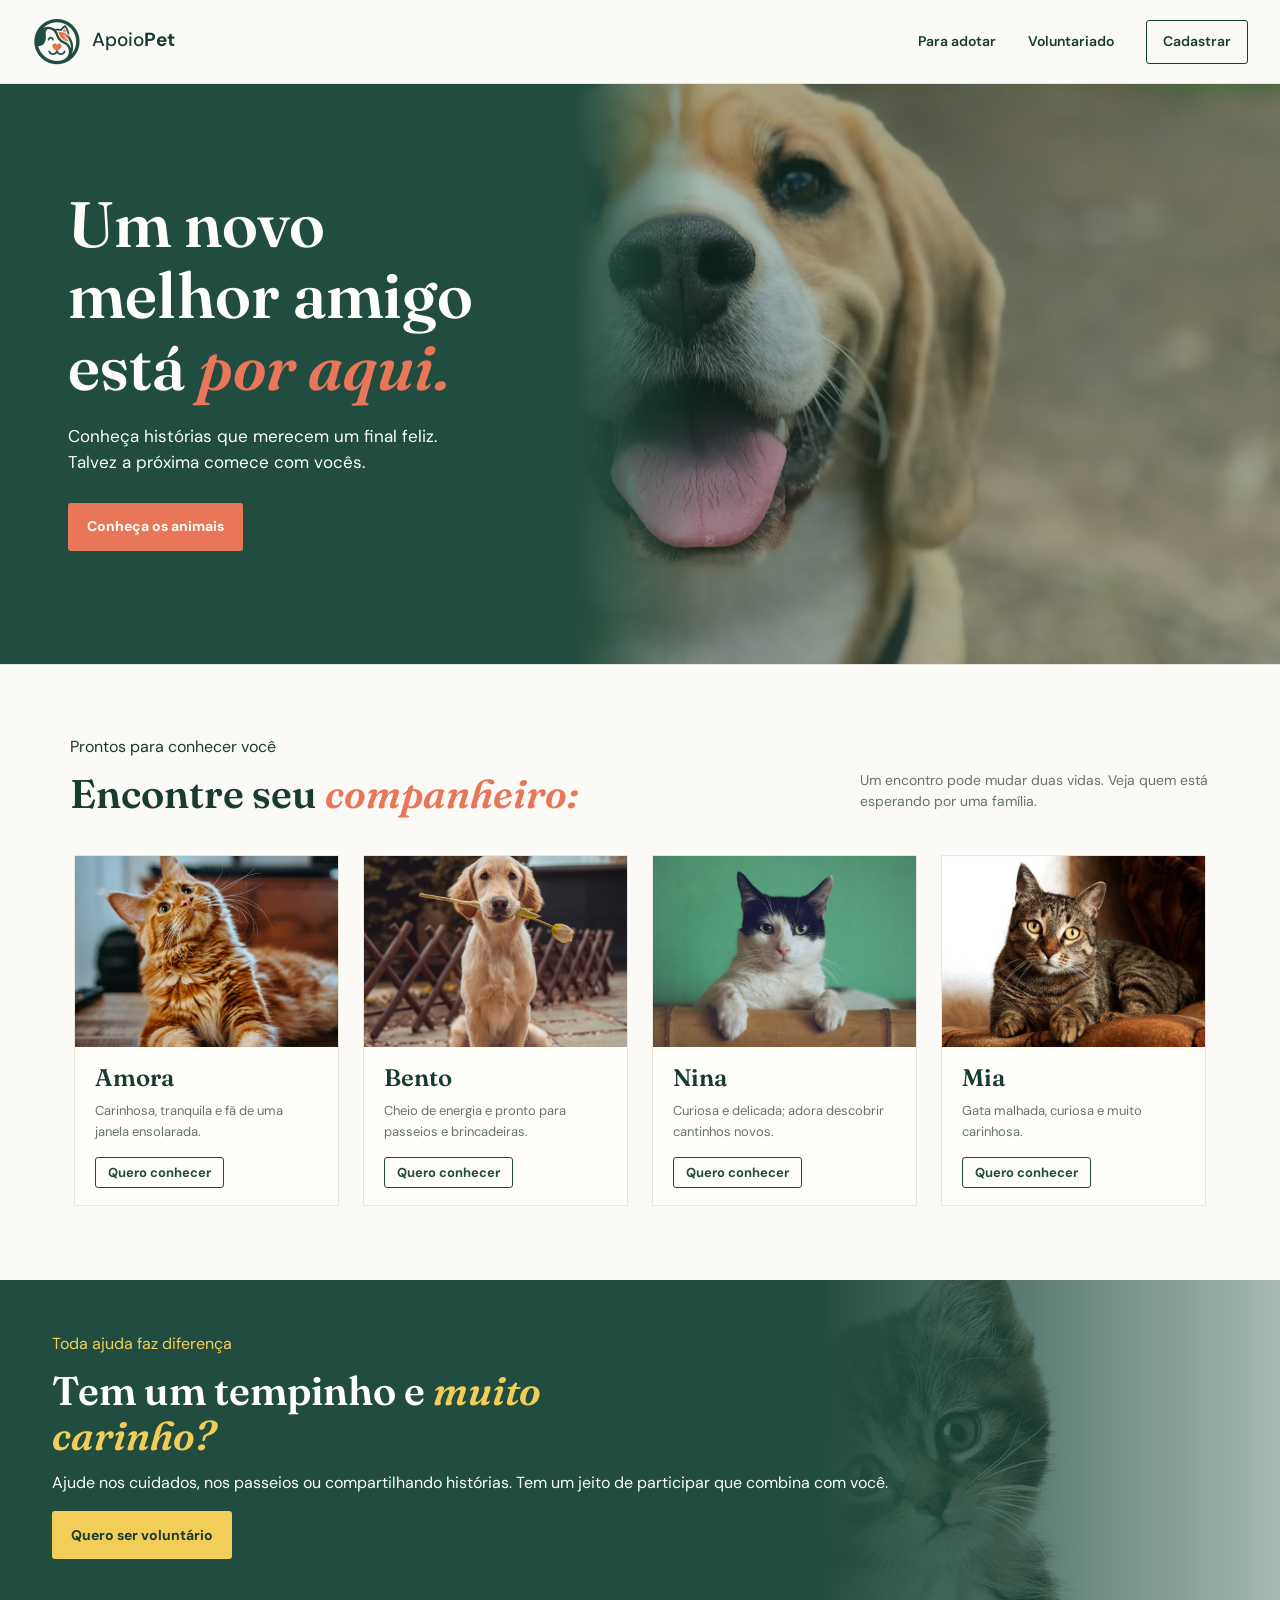
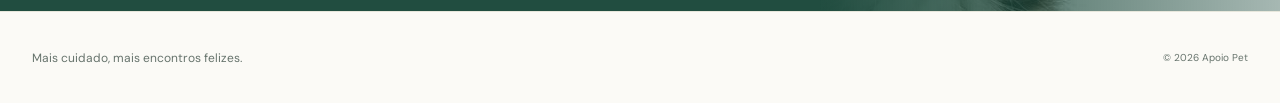
<file: index.html>
﻿<!DOCTYPE html>
<html lang="pt-BR">
<head>
    <meta charset="UTF-8">
    <meta name="viewport" content="width=device-width, initial-scale=1.0">
    <link rel="stylesheet" href="styles.css">
    <title>Apoio Pet</title>
</head>

<body>
    <header class="cabecalho-site">
        <a class="logotipo" href="index.html">
            <img id="logoimg" src="/img/logo.png" alt="Logo Apoio Pet">
            <p class="centralizacao">Apoio<strong>Pet</strong></p>
        </a>
        <nav class="navegacao">
            <a href="#adocao">Para adotar</a>
            <a href="#voluntariado">Voluntariado</a>
            <a class="botao-cadastro" href="/pages/cadastro.html">Cadastrar</a>
        </nav>
    </header>

    <main>
        <section class="destaque">
            <div class="texto-destaque">
                <h1 id="titulo-destaque">Um novo melhor amigo está <em>por aqui.</em></h1>
                <p class="descricao-destaque">Conheça histórias que merecem um final feliz. Talvez a próxima comece com vocês.</p>
                <a class="botao botao-escuro" href="#adocao">Conheça os animais</a>
            </div>
        </section>

        <section class="secao-adocao largura-conteudo" id="adocao">
            <div class="cabecalho-secao">
                <div>
                    <p class="chamada">Prontos para conhecer você</p>
                    <h2 id="titulo-catalogo">Encontre seu <em>companheiro:</em></h2>
                </div>
                <p>Um encontro pode mudar duas vidas. Veja quem está esperando por uma família.</p>
            </div>
            <div class="grade-animais">

                <article class="cartao-animal">
                    <a class="foto-animal" href="/pages/cadastro.html">
                        <img src="/img/amora.jpg" alt="Gata rajada descansando" />
                    </a>
                    <div class="dados-animal">
                        <div class="titulo-animal"><h3>Amora</h3></div>
                        <p>Carinhosa, tranquila e fã de uma janela ensolarada.</p>
                        <a class="link-texto" href="/pages/cadastro.html">Quero conhecer</a>
                    </div>
                </article>

                <article class="cartao-animal">
                    <a class="foto-animal" href="/pages/cadastro.html" aria-label="Demonstrar interesse em adotar o Bento">
                        <img src="/img/bento.jpg" alt="Cachorro golden retriever ao ar livre"/>
                    </a>
                    <div class="dados-animal">
                        <div class="titulo-animal"><h3>Bento</h3></div>
                        <p>Cheio de energia e pronto para passeios e brincadeiras.</p>
                        <a class="link-texto" href="/pages/cadastro.html">Quero conhecer</a>
                    </div>
                </article>

                <article class="cartao-animal">
                    <a class="foto-animal" href="/pages/cadastro.html">
                        <img src="/img/nina.jpg" alt="Gata branca e cinza olhando para a câmera"  />
                    </a>
                    <div class="dados-animal">
                        <div class="titulo-animal"><h3>Nina</h3></div>
                        <p>Curiosa e delicada; adora descobrir cantinhos novos.</p>
                        <a class="link-texto" href="/pages/cadastro.html">Quero conhecer</a>
                    </div>
                </article>

                <article class="cartao-animal">
                    <a class="foto-animal" href="/pages/cadastro.html">
                        <img src="/img/mia.jpg" alt="Gata malhada olhando para a câmera"  />
                    </a>
                    <div class="dados-animal">
                        <div class="titulo-animal"><h3>Mia</h3></div>
                        <p>Gata malhada, curiosa e muito carinhosa.</p>
                        <a class="link-texto" href="/pages/cadastro.html">Quero conhecer</a>
                    </div>
                </article>
            </div>
    
        </section>

        <section class="voluntariado" id="voluntariado" >
            <div class="conteudo-voluntariado">
                <p class="chamada">Toda ajuda faz diferença</p>
                <h2 id="titulo-voluntariado">Tem um tempinho e <em>muito carinho?</em></h2>
                <p>Ajude nos cuidados, nos passeios ou compartilhando histórias. Tem um jeito de participar que combina com você.</p>
                <a class="botao botao-claro" href="/pages/cadastro.html#formulario">Quero ser voluntário</a>
            </div>
        </section>
    </main>

    <footer class="rodape-site">
        <p>Mais cuidado, mais encontros felizes.</p>
        <small>© 2026 Apoio Pet</small>
    </footer>
</body>
</html>
</file>
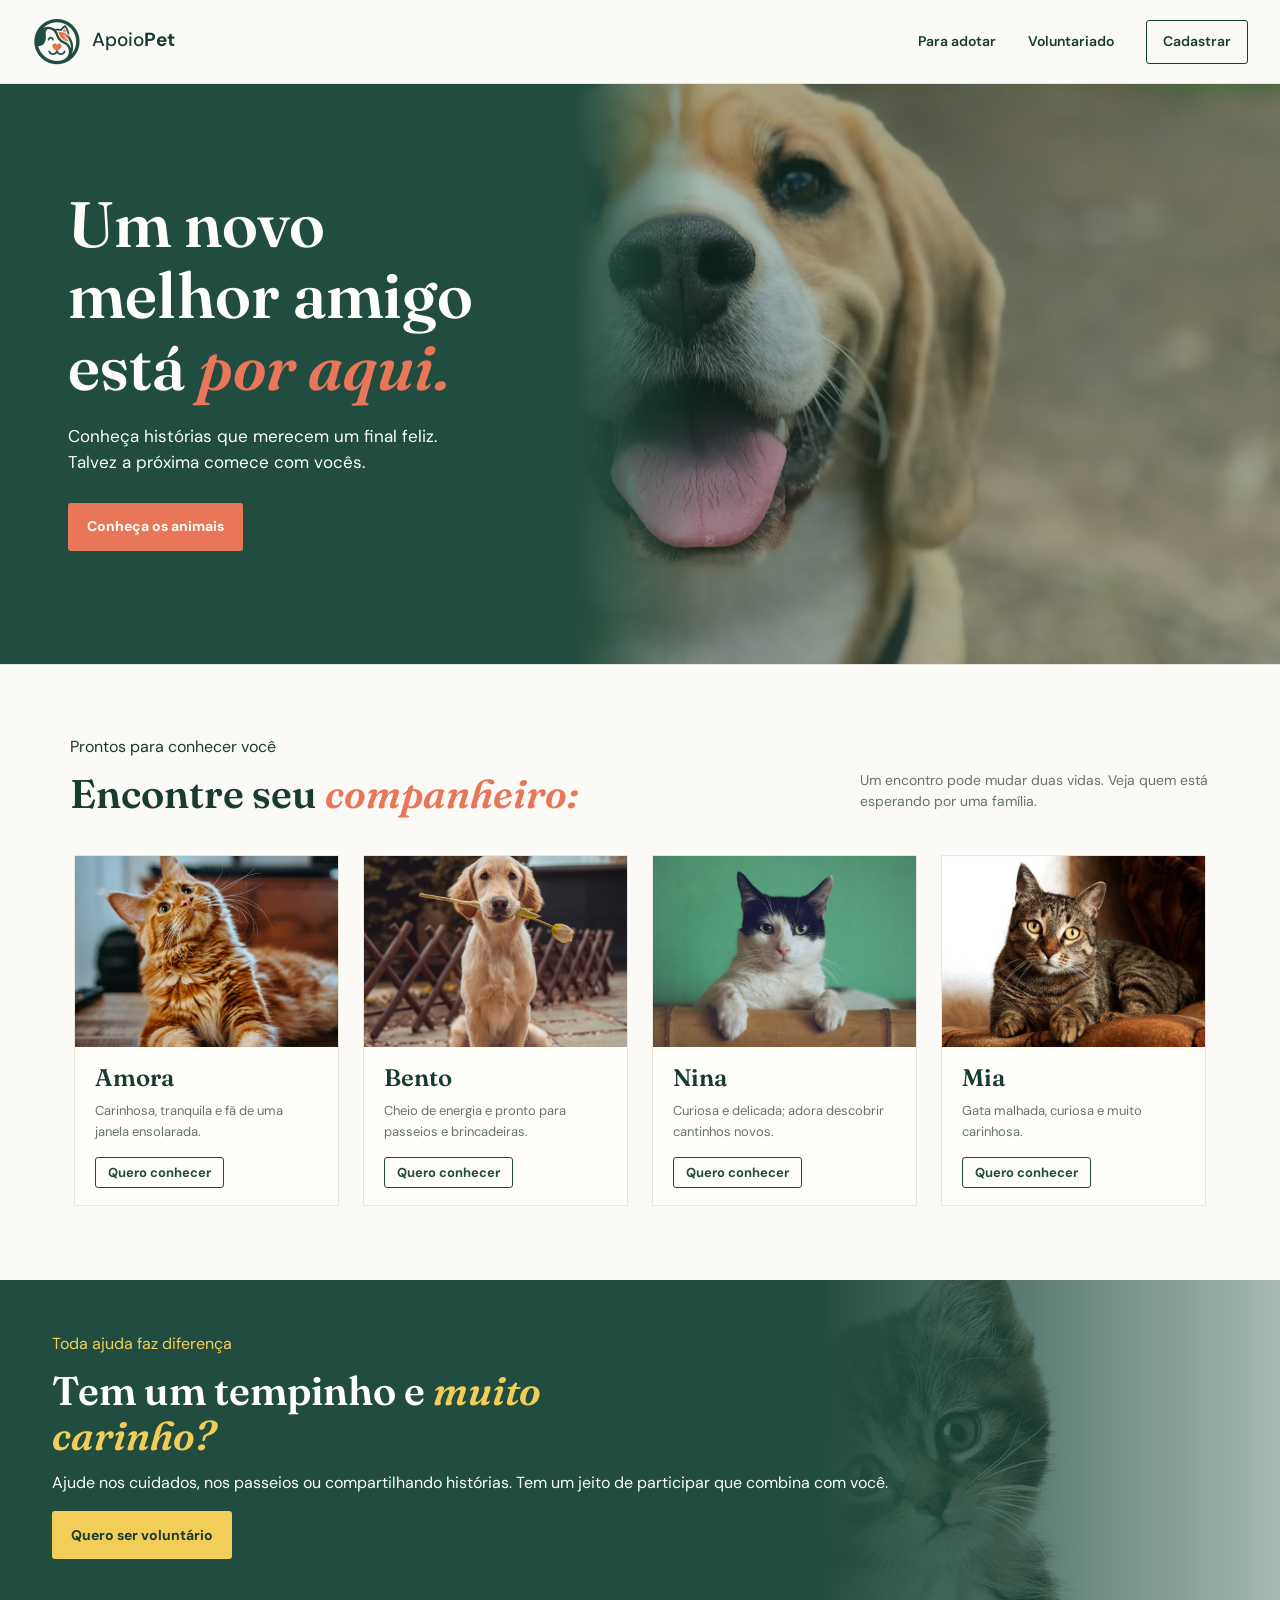
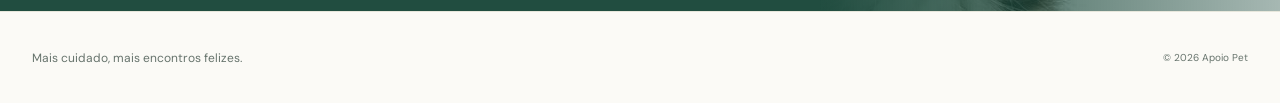
<file: pages/index.html>
﻿<!DOCTYPE html>
<html lang="pt-BR">
<head>
    <meta charset="UTF-8">
    <meta name="viewport" content="width=device-width, initial-scale=1.0">
    <link rel="stylesheet" href="styles.css">
    <title>Apoio Pet</title>
</head>

<body>
    <header class="cabecalho-site">
        <a class="logotipo" href="index.html">
            <img id="logoimg" src="/img/logo.png" alt="Logo Apoio Pet">
            <p class="centralizacao">Apoio<strong>Pet</strong></p>
        </a>
        <nav class="navegacao">
            <a href="#adocao">Para adotar</a>
            <a href="#voluntariado">Voluntariado</a>
            <a class="botao-cadastro" href="cadastro.html">Cadastrar</a>
        </nav>
    </header>

    <main>
        <section class="destaque">
            <div class="texto-destaque">
                <h1 id="titulo-destaque">Um novo melhor amigo está <em>por aqui.</em></h1>
                <p class="descricao-destaque">Conheça histórias que merecem um final feliz. Talvez a próxima comece com vocês.</p>
                <a class="botao botao-escuro" href="#adocao">Conheça os animais</a>
            </div>
        </section>

        <section class="secao-adocao largura-conteudo" id="adocao">
            <div class="cabecalho-secao">
                <div>
                    <p class="chamada">Prontos para conhecer você</p>
                    <h2 id="titulo-catalogo">Encontre seu <em>companheiro:</em></h2>
                </div>
                <p>Um encontro pode mudar duas vidas. Veja quem está esperando por uma família.</p>
            </div>
            <div class="grade-animais">

                <article class="cartao-animal">
                    <a class="foto-animal" href="cadastro.html">
                        <img src="/img/amora.jpg" alt="Gata rajada descansando" />
                    </a>
                    <div class="dados-animal">
                        <div class="titulo-animal"><h3>Amora</h3></div>
                        <p>Carinhosa, tranquila e fã de uma janela ensolarada.</p>
                        <a class="link-texto" href="cadastro.html">Quero conhecer</a>
                    </div>
                </article>

                <article class="cartao-animal">
                    <a class="foto-animal" href="cadastro.html" aria-label="Demonstrar interesse em adotar o Bento">
                        <img src="/img/bento.jpg" alt="Cachorro golden retriever ao ar livre"/>
                    </a>
                    <div class="dados-animal">
                        <div class="titulo-animal"><h3>Bento</h3></div>
                        <p>Cheio de energia e pronto para passeios e brincadeiras.</p>
                        <a class="link-texto" href="cadastro.html">Quero conhecer</a>
                    </div>
                </article>

                <article class="cartao-animal">
                    <a class="foto-animal" href="cadastro.html">
                        <img src="/img/nina.jpg" alt="Gata branca e cinza olhando para a câmera"  />
                    </a>
                    <div class="dados-animal">
                        <div class="titulo-animal"><h3>Nina</h3></div>
                        <p>Curiosa e delicada; adora descobrir cantinhos novos.</p>
                        <a class="link-texto" href="cadastro.html">Quero conhecer</a>
                    </div>
                </article>

                <article class="cartao-animal">
                    <a class="foto-animal" href="cadastro.html">
                        <img src="/img/mia.jpg" alt="Gata malhada olhando para a câmera"  />
                    </a>
                    <div class="dados-animal">
                        <div class="titulo-animal"><h3>Mia</h3></div>
                        <p>Gata malhada, curiosa e muito carinhosa.</p>
                        <a class="link-texto" href="cadastro.html">Quero conhecer</a>
                    </div>
                </article>
            </div>
    
        </section>

        <section class="voluntariado" id="voluntariado" >
            <div class="conteudo-voluntariado">
                <p class="chamada">Toda ajuda faz diferença</p>
                <h2 id="titulo-voluntariado">Tem um tempinho e <em>muito carinho?</em></h2>
                <p>Ajude nos cuidados, nos passeios ou compartilhando histórias. Tem um jeito de participar que combina com você.</p>
                <a class="botao botao-claro" href="cadastro.html#formulario">Quero ser voluntário</a>
            </div>
        </section>
    </main>

    <footer class="rodape-site">
        <p>Mais cuidado, mais encontros felizes.</p>
        <small>© 2026 Apoio Pet</small>
    </footer>
</body>
</html>
</file>
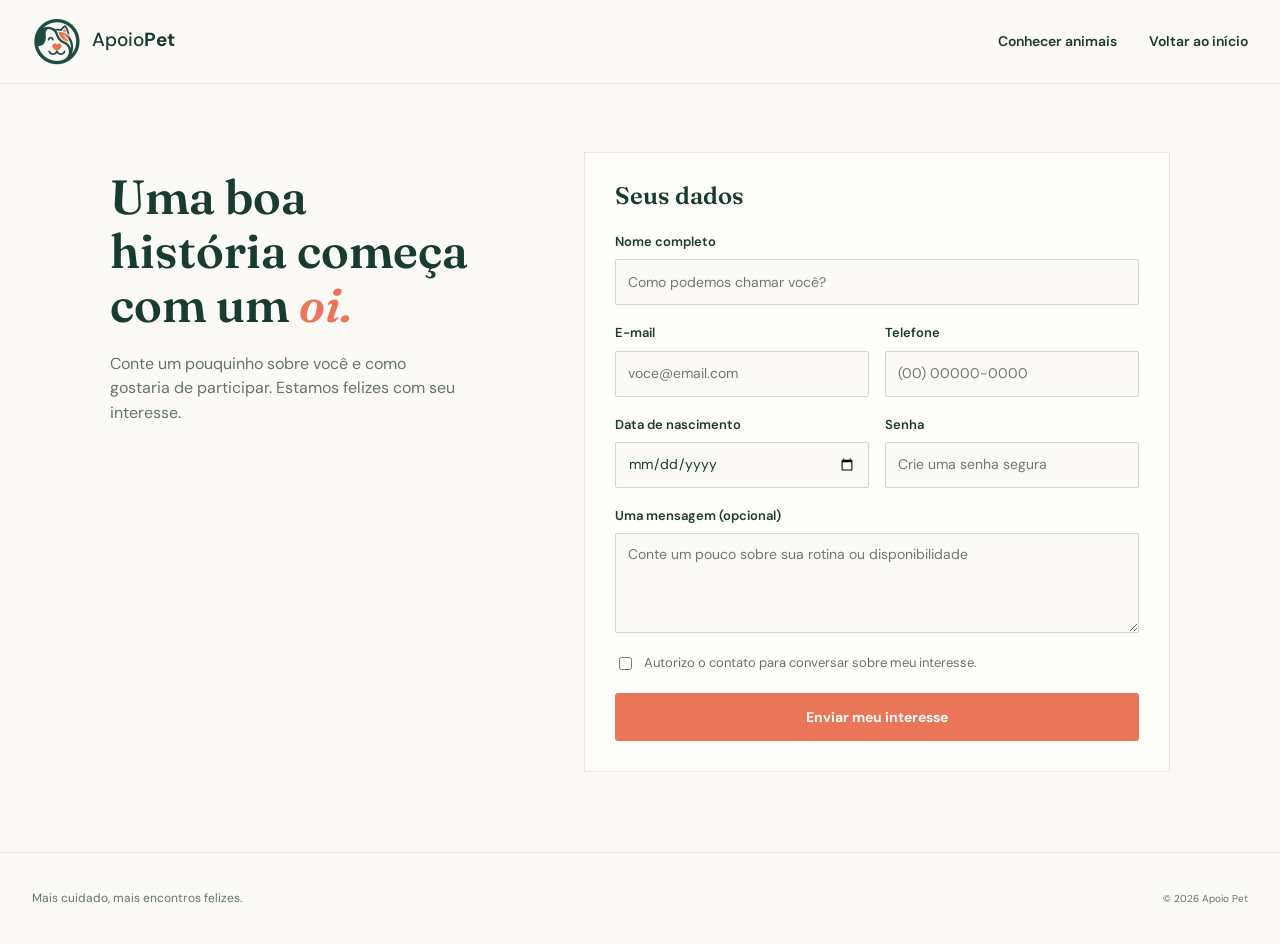
<file: pages/cadastro.html>
﻿<!DOCTYPE html>
<html lang="pt-BR">
<head>
	<meta charset="UTF-8">
	<meta name="viewport" content="width=device-width, initial-scale=1.0">
	<meta name="description" content="Cadastre seu interesse em adoção ou voluntariado no Apoio Pet." />
	<link rel="stylesheet" href="../styles.css">
	<title>Cadastro | Apoio Pet</title>
</head>
<body class="pagina-cadastro">
	<header class="cabecalho-site">
        <a class="logotipo" href="../index.html">
            <img id="logoimg" src="/img/logo.png" alt="Logo Apoio Pet">
            <p class="centralizacao">Apoio<strong>Pet</strong></p>
        </a>
        <nav class="navegacao">
            <a href="../index.html#adocao">Conhecer animais</a>
			<a href="../index.html">Voltar ao início</a>
        </nav>
    </header>

	<main class="conteudo-cadastro">
		<div class="introducao-cadastro">
			<h1>Uma boa história começa com um <em>oi.</em></h1>
			<p>Conte um pouquinho sobre você e como gostaria de participar. Estamos felizes com seu interesse.</p>
		</div>

		<form class="formulario-cadastro" id="formulario">
			<h2>Seus dados</h2>
			<div class="grade-formulario">
				<div class="campo-formulario campo-formulario-integral">
					<label for="nome">Nome completo</label>
					<input id="nome" name="nome" type="text" autocomplete="name" placeholder="Como podemos chamar você?" required>
				</div>
				<div class="campo-formulario">
					<label for="email">E-mail</label>
					<input id="email" name="email" type="email" autocomplete="email" placeholder="voce@email.com" required>
				</div>
				<div class="campo-formulario">
					<label for="telefone">Telefone</label>
					<input id="telefone" name="telefone" type="tel" autocomplete="tel" placeholder="(00) 00000-0000" required>
				</div>
				<div class="campo-formulario">
					<label for="dataNascimento">Data de nascimento</label>
					<input id="dataNascimento" name="dataNascimento" type="date" required>
				</div>
				<div class="campo-formulario">
					<label for="senha">Senha</label>
					<input id="senha" name="senha" type="password" placeholder="Crie uma senha segura" required>
				</div>
				<div class="campo-formulario campo-formulario-integral">
					<label for="mensagem">Uma mensagem (opcional)</label>
					<textarea id="mensagem" name="mensagem" placeholder="Conte um pouco sobre sua rotina ou disponibilidade"></textarea>
				</div>
				
			</div>
			<label class="consentimento" for="consentimento">
				<input id="consentimento" name="consentimento" type="checkbox" required>
				<span>Autorizo o contato para conversar sobre meu interesse.</span>
			</label>
			<button class="botao botao-escuro" type="submit" id="mensagemEnviado">Enviar meu interesse</button>
		</form>
	</main>

	<footer class="rodape-site">
        <p>Mais cuidado, mais encontros felizes.</p>
        <small>© 2026 Apoio Pet</small>
    </footer>
	<script src="../script.js"></script>
</body>
</html>
</file>
<file: styles.css>
﻿@import url('https://fonts.googleapis.com/css2?family=DM+Sans:wght@400;500;600;700&family=Fraunces:opsz,wght@9..144,600;9..144,700&display=swap');

:root {
	color-scheme: light;
	--ink: #183b32;
	--muted: #66736c;
	--paper: #fbfaf6;
	--white: #fffefa;
	--line: #e7e7dc;
	--green: #214d40;
	--coral: #e97658;
	--yellow: #f2ce58;
	--font-body: 'DM Sans', sans-serif;
	--font-display: 'Fraunces', Georgia, serif;
}

* {
	box-sizing: border-box;
}

html {
	scroll-behavior: smooth;
}

body {
	margin: 0;
	background: var(--paper);
	color: var(--ink);
	font-family: var(--font-body);
	font-size: 16px;
	line-height: 1.55;
}

img {
	display: block;
	max-width: 100%;
}

a {
	color: inherit;
	text-decoration: none;
}

.centralizacao{
	margin-top: 15px;
}
.cabecalho-site {
	width: 100%;
	padding:10px 32px;
	min-height: 84px;
	margin: 0 auto;
	display: flex;
	align-items: center;
	justify-content: space-between;
	gap: 28px;
	border-bottom: 1px solid var(--line);
}

.logotipo {
	display: inline-flex;
	align-items: center;
	gap: 10px;
	font-size: 19px;
	font-weight: 500;
	white-space: nowrap;
}

#logoimg{
	width: 50px;
	height: 50px;
}

.marca strong {
	font-weight: 700;
}

.simbolo-marca {
	width: 34px;
	height: 34px;
	display: grid;
	place-items: center;
	border-radius: 50%;
	background: var(--coral);
	color: var(--white);
	font-family: var(--font-display);
	font-size: 24px;
	line-height: 1;
}

.navegacao {
	display: flex;
	align-items: center;
	gap: 32px;
	font-size: 14px;
	font-weight: 600;
}

.navegacao a,
.rodape-site a {
	transition: color 160ms ease;
}

.navegacao a:hover,
.rodape-site a:hover {
	color: var(--coral);
}

.navegacao .botao-cadastro {
	padding: 10px 16px;
	border: 1px solid var(--ink);
	border-radius: 3px;
}

.navegacao .botao-cadastro span,
.botao span,
.link-texto span,
.rodape-site a span {
	margin-left: 8px;
}

.destaque {
	width: 100%;
	min-height: 580px;
	margin: 0 auto;
	padding: 68px;
	display: grid;
	grid-template-columns: 0.9fr 1.1fr;
	align-items: center;
	gap:20px;
	background-image:linear-gradient(to right, var(--green) 45%, rgba(33, 77, 64, 0.4) 55%), url(/img/cachorro1.jpg);
	background-position: right;
	background-color: var(--green);
	color: var(--white);
}

.texto-destaque {
	max-width: 490px;
	padding-bottom: 10px;
	
}

.destaque  span {
	width: 8px;
	height: 8px;
	border-radius: 50%;
	background: var(--coral);
}

h1,
h2,
h3,
p {
	margin-top: 0;
}

h1,
h2,
h3 {
	line-height: 1.12;
}

.destaque h1,
.cabecalho-secao h2,
.voluntariado h2,
.secao-cadastro h2,
.introducao-cadastro h1 {
	margin-bottom: 20px;
	font-family: var(--font-display);
	font-weight: 600;
	letter-spacing: 0;
}

.destaque h1 {
	max-width: 470px;
	font-size: clamp(42px, 5vw, 64px);
}

h1 em,
h2 em {
	color: var(--coral);
	font-weight: 600;
}

.descricao-destaque {
	max-width: 400px;
	margin-bottom: 28px;
	color: var(--white);
	font-size: 17px;
}

.botao {
	min-height: 48px;
	padding: 12px 18px;
	display: inline-flex;
	align-items: center;
	justify-content: center;
	border: 1px solid transparent;
	border-radius: 3px;
	font-size: 14px;
	font-weight: 700;
	transition: transform 160ms ease, background-color 160ms ease;
}

.botao:hover {
	transform: translateY(-2px);
}

.botao-escuro {
	background: var(--coral);
	color: var(--white);
}

.botao-escuro:hover {
	background: var(--green);
}

.botao-claro {
	flex: 0 0 auto;
	background: var(--yellow);
	color: var(--ink);
}

.imagem-destaque {
	width: 100%;
	height: 410px;
	object-fit: cover;
	object-position: center 43%;
}

.legenda-imagem {
	position: absolute;
	right: 32px;
	bottom: 31px;
	padding: 10px 14px;
	background: var(--white);
	color: var(--ink);
	font-size: 12px;
	font-weight: 700;
}

.legenda-imagem  {
	margin-left: 8px;
	color: var(--coral);
	font-size: 16px;
}


.largura-conteudo {
	width: 100%;
	margin: 0 auto;
}

.secao-adocao {
	padding: 70px ;
	border-top: 1px solid var(--line);
}

.cabecalho-secao {
	margin-bottom: 34px;
	display: flex;
	align-items: end;
	justify-content: space-between; 
	 gap: 48px; 
}

.cabecalho-secao .chamada {
	margin-bottom: 12px;
}

.cabecalho-secao h2,
.voluntariado h2,
.secao-cadastro h2 {
	margin-bottom: 0;
	font-size: 40px;
}

.cabecalho-secao > p {
	max-width: 350px;
	margin-bottom: 4px;
	color: var(--muted);
	font-size: 14px;
}

.grade-animais {
	display: grid;
	grid-template-columns: repeat(4, minmax(0, 1fr));
	gap: 24px;
	padding: 4px;
}

.cartao-animal {
	min-width: 0;
	background: var(--white);
	border: 1px solid var(--line);
}

.foto-animal {
	position: relative;
	display: block;
	overflow: hidden;
	aspect-ratio: 1.38;
	background: #e8eee9;
}

.foto-animal img {
	width: 100%;
	height: 100%;
	object-fit: cover;
	transition: transform 220ms ease;
}

.foto-animal:hover img {
	transform: scale(1.04);
}

.etiqueta-animal {
	position: absolute;
	right: 12px;
	bottom: 12px;
	padding: 5px 10px;
	background: var(--yellow);
	color: var(--ink);
	font-size: 11px;
	font-weight: 700;
}

.dados-animal {
	padding: 18px 20px 20px;
}

.titulo-animal {
	display: flex;
	align-items: baseline;
	justify-content: space-between;
	gap: 12px;
}

.titulo-animal h3 {
	margin: 0;
	font-family: var(--font-display);
	font-size: 24px;
	font-weight: 600;
}

.titulo-animal span {
	color: var(--muted);
	font-size: 12px;
}

.dados-animal > p {
	min-height: 44px;
	margin: 10px 0 15px;
	color: var(--muted);
	font-size: 13px;
}

.link-texto {
	color: var(--green);
	font-size: 13px;
	font-weight: 700;
	border: var(--green) 1px solid;
	padding: 6px 12px;
	border-radius: 3px;
}

.link-texto:hover {
	color: var(--white);
	background: var(--coral);
	border-color: var(--coral);
}

.nota-catalogo {
	margin: 16px 0 0;
	color: var(--muted);
	font-size: 11px;
}

.voluntariado {
	background-image:linear-gradient(to right, var(--green) 64%, rgba(33, 77, 64, 0.4)), url(/img/gato1.jpg);
	background-position: right;
	background-color: var(--green);
	color: var(--white);
}

.conteudo-voluntariado {
	min-height: 270px;
	padding: 52px ;
	gap: 34px;
} 

.voluntariado .chamada {
	margin-bottom: 12px;
	color: var(--yellow);
}

.voluntariado h2 {
	max-width: 620px;
	margin-bottom: 12px;
}

.voluntariado h2 em {
	color: var(--yellow);
}

.rodape-site {
	min-height: 92px;
	padding: 20px max(32px, calc((100% - 1240px) / 2));
	display: flex;
	align-items: center;
	justify-content: space-between;
	gap: 20px;
	border-top: 1px solid var(--line);
	font-size: 12px;
}

.marca-rodape {
	font-size: 16px;
}

.marca-rodape .simbolo-marca {
	width: 29px;
	height: 29px;
	font-size: 21px;
}

.rodape-site p {
	margin: 0;
	color: var(--muted);
}

.rodape-site small {
	color: var(--muted);
	white-space: nowrap;
}

.pagina-cadastro {
	min-height: 100vh;
	display: flex;
	flex-direction: column;
}

.conteudo-cadastro {
	width: min(1060px, calc(100% - 64px));
	margin: 0 auto;
	padding: 68px 0 80px;
	display: grid;
	grid-template-columns: 0.78fr 1.22fr;
	align-items: start;
	gap: clamp(40px, 8vw, 100px);
}

.introducao-cadastro {
	position: sticky;
	top: 40px;
	padding-top: 18px;
}

.introducao-cadastro h1 {
	font-size: 48px;
}

.introducao-cadastro > p:last-child {
	max-width: 350px;
	color: var(--muted);
}

.formulario-cadastro {
	padding: 30px;
	background: var(--white);
	border: 1px solid var(--line);
}

.formulario-cadastro h2 {
	margin-bottom: 22px;
	font-family: var(--font-display);
	font-size: 24px;
	font-weight: 600;
}

.grade-formulario {
	display: grid;
	grid-template-columns: repeat(2, minmax(0, 1fr));
	gap: 18px 16px;
}

.campo-formulario {
	display: flex;
	flex-direction: column;
	gap: 7px;
}

.campo-formulario-integral {
	grid-column: 1 / -1;
}

.campo-formulario label,
.consentimento {
	font-size: 13px;
	font-weight: 600;
}

.campo-formulario input,
.campo-formulario select,
.campo-formulario textarea {
	width: 100%;
	min-height: 46px;
	padding: 10px 12px;
	border: 1px solid #cfd7d1;
	border-radius: 2px;
	background: var(--paper);
	color: var(--ink);
	font: inherit;
	font-size: 14px;
}

.campo-formulario textarea {
	min-height: 100px;
	resize: vertical;
}

.campo-formulario input:focus,
.campo-formulario select:focus,
.campo-formulario textarea:focus {
	outline: 2px solid var(--green);
	outline-offset: 2px;
}

.consentimento {
	margin: 20px 0;
	display: flex;
	align-items: flex-start;
	gap: 9px;
	color: var(--muted);
	font-weight: 400;
}

.consentimento input {
	margin-top: 4px;
	accent-color: var(--green);
}

.formulario-cadastro .botao {
	width: 100%;
	cursor: pointer;
	font-family: inherit;
}

.nota-formulario {
	margin: 14px 0 0;
	color: var(--muted);
	font-size: 11px;
	text-align: center;
}

@media (max-width: 860px) {
	.destaque {
		min-height: auto;
		gap: 42px;
	}

	.destaque h1 {
		font-size: 48px;
	}

	.imagem-destaque {
		height: 350px;
	}

	.conteudo-voluntariado {
		grid-template-columns: 58px minmax(0, 1fr);
		gap: 24px;
	}

	.simbolo-voluntariado {
		width: 56px;
		height: 56px;
	}

	.voluntariado .botao {
		grid-column: 2;
		justify-self: start;
	}

	.secao-cadastro {
		grid-template-columns: 1fr 1fr;
		gap: 24px;
	}

	.secao-cadastro .botao {
		justify-self: start;
	}

	.conteudo-cadastro {
		grid-template-columns: 0.8fr 1.2fr;
		gap: 38px;
	}
}

@media (max-width: 620px) {
	.cabecalho-site,
	.destaque,
	.largura-conteudo,
	.conteudo-voluntariado {
		width: calc(100% - 36px);
	}

	.cabecalho-site {
		min-height: 72px;
		gap: 12px;
	}

	.marca {
		gap: 7px;
		font-size: 17px;
	}

	.simbolo-marca {
		width: 30px;
		height: 30px;
		font-size: 22px;
	}

	.navegacao-principal {
		gap: 12px;
		font-size: 12px;
	}

	.navegacao-principal a:first-child {
		display: none;
	}

	.navegacao-principal .botao-navegacao {
		padding: 8px 10px;
	}

	.destaque {
		padding: 48px 0 58px;
		grid-template-columns: 1fr;
		gap: 34px;
	}

	.destaque h1 {
		max-width: 430px;
		font-size: 48px;
	}

	.descricao-destaque {
		font-size: 15px;
	}

	.imagem-destaque {
		height: min(74vw, 360px);
	}

	.selo-destaque {
		right: -7px;
		width: 72px;
		height: 72px;
		font-size: 13px;
	}

	.secao-adocao {
		padding: 54px 0 62px;
	}

	.cabecalho-secao {
		margin-bottom: 24px;
		display: block;
	}

	.cabecalho-secao h2,
	.voluntariado h2 {
		font-size: 34px;
	}

	.cabecalho-secao > p {
		margin: 14px 0 0;
	}

	.grade-animais {
		grid-template-columns: 1fr;
		gap: 16px;
	}

	.foto-animal {
		aspect-ratio: 1.65;
	}

	.dados-animal > p {
		min-height: auto;
	}

	.conteudo-voluntariado {
		padding: 40px 0;
		grid-template-columns: 1fr;
		gap: 18px;
	}

	.simbolo-voluntariado {
		width: 48px;
		height: 48px;
		font-size: 26px;
	}

	.voluntariado .botao {
		grid-column: auto;
	}

	.secao-cadastro {
		min-height: auto;
		padding: 50px 0;
		grid-template-columns: 1fr;
		gap: 18px;
	}

	.secao-cadastro h2 {
		font-size: 30px;
	}

	.rodape-site {
		padding: 24px 18px;
		display: grid;
		grid-template-columns: 1fr 1fr;
		gap: 14px;
	}

	.rodape-site p {
		grid-column: 1 / -1;
		grid-row: 2;
	}

	.rodape-site small {
		justify-self: end;
	}

	.conteudo-cadastro {
		width: calc(100% - 36px);
		padding: 42px 0 56px;
		grid-template-columns: 1fr;
		gap: 28px;
	}

	.introducao-cadastro {
		position: static;
		padding-top: 0;
	}

	.introducao-cadastro h1 {
		margin-bottom: 12px;
		font-size: 40px;
	}

	.formulario-cadastro {
		padding: 22px 18px;
	}

	.grade-formulario {
		grid-template-columns: 1fr;
		gap: 15px;
	}

	.campo-formulario-integral {
		grid-column: auto;
	}
}

@media (prefers-reduced-motion: reduce) {
	html {
		scroll-behavior: auto;
	}

	*,
	*::before,
	*::after {
		transition-duration: 0.01ms !important;
	}
}
</file>
<file: pages/styles.css>
﻿@import url('https://fonts.googleapis.com/css2?family=DM+Sans:wght@400;500;600;700&family=Fraunces:opsz,wght@9..144,600;9..144,700&display=swap');

:root {
	color-scheme: light;
	--ink: #183b32;
	--muted: #66736c;
	--paper: #fbfaf6;
	--white: #fffefa;
	--line: #e7e7dc;
	--green: #214d40;
	--coral: #e97658;
	--yellow: #f2ce58;
	--font-body: 'DM Sans', sans-serif;
	--font-display: 'Fraunces', Georgia, serif;
}

* {
	box-sizing: border-box;
}

html {
	scroll-behavior: smooth;
}

body {
	margin: 0;
	background: var(--paper);
	color: var(--ink);
	font-family: var(--font-body);
	font-size: 16px;
	line-height: 1.55;
}

img {
	display: block;
	max-width: 100%;
}

a {
	color: inherit;
	text-decoration: none;
}

.centralizacao{
	margin-top: 15px;
}
.cabecalho-site {
	width: 100%;
	padding:10px 32px;
	min-height: 84px;
	margin: 0 auto;
	display: flex;
	align-items: center;
	justify-content: space-between;
	gap: 28px;
	border-bottom: 1px solid var(--line);
}

.logotipo {
	display: inline-flex;
	align-items: center;
	gap: 10px;
	font-size: 19px;
	font-weight: 500;
	white-space: nowrap;
}

#logoimg{
	width: 50px;
	height: 50px;
}

.marca strong {
	font-weight: 700;
}

.simbolo-marca {
	width: 34px;
	height: 34px;
	display: grid;
	place-items: center;
	border-radius: 50%;
	background: var(--coral);
	color: var(--white);
	font-family: var(--font-display);
	font-size: 24px;
	line-height: 1;
}

.navegacao {
	display: flex;
	align-items: center;
	gap: 32px;
	font-size: 14px;
	font-weight: 600;
}

.navegacao a,
.rodape-site a {
	transition: color 160ms ease;
}

.navegacao a:hover,
.rodape-site a:hover {
	color: var(--coral);
}

.navegacao .botao-cadastro {
	padding: 10px 16px;
	border: 1px solid var(--ink);
	border-radius: 3px;
}

.navegacao .botao-cadastro span,
.botao span,
.link-texto span,
.rodape-site a span {
	margin-left: 8px;
}

.destaque {
	width: 100%;
	min-height: 580px;
	margin: 0 auto;
	padding: 68px;
	display: grid;
	grid-template-columns: 0.9fr 1.1fr;
	align-items: center;
	gap:20px;
	background-image:linear-gradient(to right, var(--green) 45%, rgba(33, 77, 64, 0.4) 55%), url(/img/cachorro1.jpg);
	background-position: right;
	background-color: var(--green);
	color: var(--white);
}

.texto-destaque {
	max-width: 490px;
	padding-bottom: 10px;
	
}

.destaque  span {
	width: 8px;
	height: 8px;
	border-radius: 50%;
	background: var(--coral);
}

h1,
h2,
h3,
p {
	margin-top: 0;
}

h1,
h2,
h3 {
	line-height: 1.12;
}

.destaque h1,
.cabecalho-secao h2,
.voluntariado h2,
.secao-cadastro h2,
.introducao-cadastro h1 {
	margin-bottom: 20px;
	font-family: var(--font-display);
	font-weight: 600;
	letter-spacing: 0;
}

.destaque h1 {
	max-width: 470px;
	font-size: clamp(42px, 5vw, 64px);
}

h1 em,
h2 em {
	color: var(--coral);
	font-weight: 600;
}

.descricao-destaque {
	max-width: 400px;
	margin-bottom: 28px;
	color: var(--white);
	font-size: 17px;
}

.botao {
	min-height: 48px;
	padding: 12px 18px;
	display: inline-flex;
	align-items: center;
	justify-content: center;
	border: 1px solid transparent;
	border-radius: 3px;
	font-size: 14px;
	font-weight: 700;
	transition: transform 160ms ease, background-color 160ms ease;
}

.botao:hover {
	transform: translateY(-2px);
}

.botao-escuro {
	background: var(--coral);
	color: var(--white);
}

.botao-escuro:hover {
	background: var(--green);
}

.botao-claro {
	flex: 0 0 auto;
	background: var(--yellow);
	color: var(--ink);
}

.imagem-destaque {
	width: 100%;
	height: 410px;
	object-fit: cover;
	object-position: center 43%;
}

.legenda-imagem {
	position: absolute;
	right: 32px;
	bottom: 31px;
	padding: 10px 14px;
	background: var(--white);
	color: var(--ink);
	font-size: 12px;
	font-weight: 700;
}

.legenda-imagem  {
	margin-left: 8px;
	color: var(--coral);
	font-size: 16px;
}


.largura-conteudo {
	width: 100%;
	margin: 0 auto;
}

.secao-adocao {
	padding: 70px ;
	border-top: 1px solid var(--line);
}

.cabecalho-secao {
	margin-bottom: 34px;
	display: flex;
	align-items: end;
	justify-content: space-between; 
	 gap: 48px; 
}

.cabecalho-secao .chamada {
	margin-bottom: 12px;
}

.cabecalho-secao h2,
.voluntariado h2,
.secao-cadastro h2 {
	margin-bottom: 0;
	font-size: 40px;
}

.cabecalho-secao > p {
	max-width: 350px;
	margin-bottom: 4px;
	color: var(--muted);
	font-size: 14px;
}

.grade-animais {
	display: grid;
	grid-template-columns: repeat(4, minmax(0, 1fr));
	gap: 24px;
	padding: 4px;
}

.cartao-animal {
	min-width: 0;
	background: var(--white);
	border: 1px solid var(--line);
}

.foto-animal {
	position: relative;
	display: block;
	overflow: hidden;
	aspect-ratio: 1.38;
	background: #e8eee9;
}

.foto-animal img {
	width: 100%;
	height: 100%;
	object-fit: cover;
	transition: transform 220ms ease;
}

.foto-animal:hover img {
	transform: scale(1.04);
}

.etiqueta-animal {
	position: absolute;
	right: 12px;
	bottom: 12px;
	padding: 5px 10px;
	background: var(--yellow);
	color: var(--ink);
	font-size: 11px;
	font-weight: 700;
}

.dados-animal {
	padding: 18px 20px 20px;
}

.titulo-animal {
	display: flex;
	align-items: baseline;
	justify-content: space-between;
	gap: 12px;
}

.titulo-animal h3 {
	margin: 0;
	font-family: var(--font-display);
	font-size: 24px;
	font-weight: 600;
}

.titulo-animal span {
	color: var(--muted);
	font-size: 12px;
}

.dados-animal > p {
	min-height: 44px;
	margin: 10px 0 15px;
	color: var(--muted);
	font-size: 13px;
}

.link-texto {
	color: var(--green);
	font-size: 13px;
	font-weight: 700;
	border: var(--green) 1px solid;
	padding: 6px 12px;
	border-radius: 3px;
}

.link-texto:hover {
	color: var(--white);
	background: var(--coral);
	border-color: var(--coral);
}

.nota-catalogo {
	margin: 16px 0 0;
	color: var(--muted);
	font-size: 11px;
}

.voluntariado {
	background-image:linear-gradient(to right, var(--green) 64%, rgba(33, 77, 64, 0.4)), url(/img/gato1.jpg);
	background-position: right;
	background-color: var(--green);
	color: var(--white);
}

.conteudo-voluntariado {
	min-height: 270px;
	padding: 52px ;
	gap: 34px;
} 

.voluntariado .chamada {
	margin-bottom: 12px;
	color: var(--yellow);
}

.voluntariado h2 {
	max-width: 620px;
	margin-bottom: 12px;
}

.voluntariado h2 em {
	color: var(--yellow);
}

.rodape-site {
	min-height: 92px;
	padding: 20px max(32px, calc((100% - 1240px) / 2));
	display: flex;
	align-items: center;
	justify-content: space-between;
	gap: 20px;
	border-top: 1px solid var(--line);
	font-size: 12px;
}

.marca-rodape {
	font-size: 16px;
}

.marca-rodape .simbolo-marca {
	width: 29px;
	height: 29px;
	font-size: 21px;
}

.rodape-site p {
	margin: 0;
	color: var(--muted);
}

.rodape-site small {
	color: var(--muted);
	white-space: nowrap;
}

.pagina-cadastro {
	min-height: 100vh;
	display: flex;
	flex-direction: column;
}

.conteudo-cadastro {
	width: min(1060px, calc(100% - 64px));
	margin: 0 auto;
	padding: 68px 0 80px;
	display: grid;
	grid-template-columns: 0.78fr 1.22fr;
	align-items: start;
	gap: clamp(40px, 8vw, 100px);
}

.introducao-cadastro {
	position: sticky;
	top: 40px;
	padding-top: 18px;
}

.introducao-cadastro h1 {
	font-size: 48px;
}

.introducao-cadastro > p:last-child {
	max-width: 350px;
	color: var(--muted);
}

.formulario-cadastro {
	padding: 30px;
	background: var(--white);
	border: 1px solid var(--line);
}

.formulario-cadastro h2 {
	margin-bottom: 22px;
	font-family: var(--font-display);
	font-size: 24px;
	font-weight: 600;
}

.grade-formulario {
	display: grid;
	grid-template-columns: repeat(2, minmax(0, 1fr));
	gap: 18px 16px;
}

.campo-formulario {
	display: flex;
	flex-direction: column;
	gap: 7px;
}

.campo-formulario-integral {
	grid-column: 1 / -1;
}

.campo-formulario label,
.consentimento {
	font-size: 13px;
	font-weight: 600;
}

.campo-formulario input,
.campo-formulario select,
.campo-formulario textarea {
	width: 100%;
	min-height: 46px;
	padding: 10px 12px;
	border: 1px solid #cfd7d1;
	border-radius: 2px;
	background: var(--paper);
	color: var(--ink);
	font: inherit;
	font-size: 14px;
}

.campo-formulario textarea {
	min-height: 100px;
	resize: vertical;
}

.campo-formulario input:focus,
.campo-formulario select:focus,
.campo-formulario textarea:focus {
	outline: 2px solid var(--green);
	outline-offset: 2px;
}

.consentimento {
	margin: 20px 0;
	display: flex;
	align-items: flex-start;
	gap: 9px;
	color: var(--muted);
	font-weight: 400;
}

.consentimento input {
	margin-top: 4px;
	accent-color: var(--green);
}

.formulario-cadastro .botao {
	width: 100%;
	cursor: pointer;
	font-family: inherit;
}

.nota-formulario {
	margin: 14px 0 0;
	color: var(--muted);
	font-size: 11px;
	text-align: center;
}

@media (max-width: 860px) {
	.destaque {
		min-height: auto;
		gap: 42px;
	}

	.destaque h1 {
		font-size: 48px;
	}

	.imagem-destaque {
		height: 350px;
	}

	.conteudo-voluntariado {
		grid-template-columns: 58px minmax(0, 1fr);
		gap: 24px;
	}

	.simbolo-voluntariado {
		width: 56px;
		height: 56px;
	}

	.voluntariado .botao {
		grid-column: 2;
		justify-self: start;
	}

	.secao-cadastro {
		grid-template-columns: 1fr 1fr;
		gap: 24px;
	}

	.secao-cadastro .botao {
		justify-self: start;
	}

	.conteudo-cadastro {
		grid-template-columns: 0.8fr 1.2fr;
		gap: 38px;
	}
}

@media (max-width: 620px) {
	.cabecalho-site,
	.destaque,
	.largura-conteudo,
	.conteudo-voluntariado {
		width: calc(100% - 36px);
	}

	.cabecalho-site {
		min-height: 72px;
		gap: 12px;
	}

	.marca {
		gap: 7px;
		font-size: 17px;
	}

	.simbolo-marca {
		width: 30px;
		height: 30px;
		font-size: 22px;
	}

	.navegacao-principal {
		gap: 12px;
		font-size: 12px;
	}

	.navegacao-principal a:first-child {
		display: none;
	}

	.navegacao-principal .botao-navegacao {
		padding: 8px 10px;
	}

	.destaque {
		padding: 48px 0 58px;
		grid-template-columns: 1fr;
		gap: 34px;
	}

	.destaque h1 {
		max-width: 430px;
		font-size: 48px;
	}

	.descricao-destaque {
		font-size: 15px;
	}

	.imagem-destaque {
		height: min(74vw, 360px);
	}

	.selo-destaque {
		right: -7px;
		width: 72px;
		height: 72px;
		font-size: 13px;
	}

	.secao-adocao {
		padding: 54px 0 62px;
	}

	.cabecalho-secao {
		margin-bottom: 24px;
		display: block;
	}

	.cabecalho-secao h2,
	.voluntariado h2 {
		font-size: 34px;
	}

	.cabecalho-secao > p {
		margin: 14px 0 0;
	}

	.grade-animais {
		grid-template-columns: 1fr;
		gap: 16px;
	}

	.foto-animal {
		aspect-ratio: 1.65;
	}

	.dados-animal > p {
		min-height: auto;
	}

	.conteudo-voluntariado {
		padding: 40px 0;
		grid-template-columns: 1fr;
		gap: 18px;
	}

	.simbolo-voluntariado {
		width: 48px;
		height: 48px;
		font-size: 26px;
	}

	.voluntariado .botao {
		grid-column: auto;
	}

	.secao-cadastro {
		min-height: auto;
		padding: 50px 0;
		grid-template-columns: 1fr;
		gap: 18px;
	}

	.secao-cadastro h2 {
		font-size: 30px;
	}

	.rodape-site {
		padding: 24px 18px;
		display: grid;
		grid-template-columns: 1fr 1fr;
		gap: 14px;
	}

	.rodape-site p {
		grid-column: 1 / -1;
		grid-row: 2;
	}

	.rodape-site small {
		justify-self: end;
	}

	.conteudo-cadastro {
		width: calc(100% - 36px);
		padding: 42px 0 56px;
		grid-template-columns: 1fr;
		gap: 28px;
	}

	.introducao-cadastro {
		position: static;
		padding-top: 0;
	}

	.introducao-cadastro h1 {
		margin-bottom: 12px;
		font-size: 40px;
	}

	.formulario-cadastro {
		padding: 22px 18px;
	}

	.grade-formulario {
		grid-template-columns: 1fr;
		gap: 15px;
	}

	.campo-formulario-integral {
		grid-column: auto;
	}
}

@media (prefers-reduced-motion: reduce) {
	html {
		scroll-behavior: auto;
	}

	*,
	*::before,
	*::after {
		transition-duration: 0.01ms !important;
	}
}
</file>
